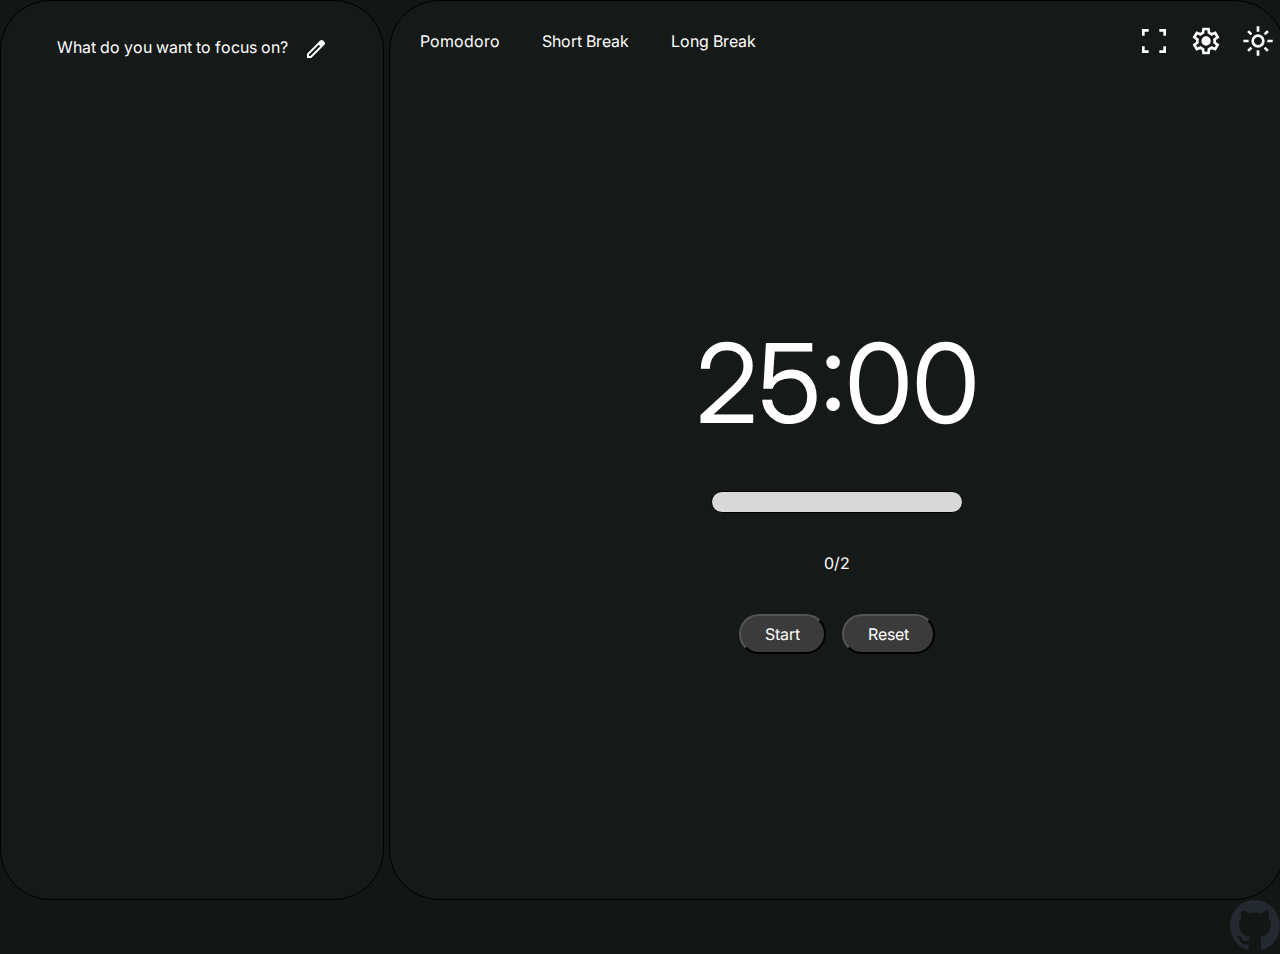
<file: index.html>
<!DOCTYPE html>
<html lang="en">
<head>
    <meta charset="UTF-8">
    <meta name="viewport" content="width=device-width, initial-scale=1.0">
    <title>Pomodoro Timer</title>
    <link rel="stylesheet" href="styles.css">
</head>
<body>

  <main>
<!-- allakse to se task-section-->
<section id="left-side-container">
<!--allakse to se -->
  <div id="tasks-div">
    <p id="question-task">What do you want to focus on?</p>
    <img id ='edit-task-icon' src="./icons/dark-mode-icons/edit_24dp_FFFFFF_FILL0_wght400_GRAD0_opsz24.svg" alt="editing-icon" onclick="openTaskManager()">
  </div>
  <section id="tasks-container" class="hidden">  

    <div id="task-input-container">
      <input id='new-task-input' type="text" placeholder="Add a new task...">
      <button id="add-new-task-button" class="button">Add</button>
    </div>
    
    <ul id="tasks-list">
      <!--empty list, will be populated through javascript-->
    </ul>
    </div>
  </section>
  </section>

  <section id="right-side-container">

    <nav id="nav-bar">
      <ul id="nav-bar-ul">
        <li class="nav-item"><a href="#" class="nav-link nav-link-pomodoro">Pomodoro</a></li>
        <li class="nav-item"><a href="#" class="nav-link nav-link-shortbreak">Short Break</a></li>
        <li class="nav-item"><a href="#" class="nav-link nav-link-longbreak">Long Break</a></li>
      </ul>
       
      <div id="right-side-icons">
        <img id="fullscreen-mode-icon" src="/icons/dark-mode-icons/fullscreen_24dp_FFFFFF_FILL0_wght400_GRAD0_opsz24.svg" alt="fullscreen icon">
        <img id='settings-icon' src="/icons/dark-mode-icons/settings_24dp_FFFFFF_FILL0_wght400_GRAD0_opsz24.svg" alt="settings icon">
        <img id="theme-switch-icon" src="./icons/dark-mode-icons/light_mode_24dp_FFFFFF_FILL0_wght400_GRAD0_opsz24.svg" alt="light mode theme swtich">
      </div>
    </nav>

    <!--settings modal code-->
     <dialog id='settings-modal' >
      <div id="settings-modal-container">

        <header id="settings-options">
            <!-- <h3>Timers</h3>
            <h3>Sounds</h3> -->
            <button class="tab-button active" data-tab="timers-tab">Timers</button>
            <button class="tab-button" data-tab="sounds-tab">Sounds</button>
        </header>

        
        <div class="tab-content" id="sections-group">
          <section>
            <h4>Pomodoro duration (min) </h4>
            <input class="update-input" id='modify-timer-duration-input' type="text" step="1" min="1" placeholder="Enter pomodoro duration...">
          </section>

          <section>
            <h4>Short Break duration (min)</h4>
            <input class="update-input" id="modify-short-break-duration-input" type="text" step="1" min="1" placeholder="Enter short break duration...">
          </section>

          <section>
            <h4>Long Break duration (min)</h4>
            <input class="update-input" id="modify-long-break-duration-input" type="text" step="1" min="1" placeholder="Enter long break duration...">
          </section>
        </div>

        <div class="tab-content" id="sounds-tab" style="display: none">
          <section>
            <!-- <iframe data-testid="embed-iframe" style="border-radius:12px" src="https://open.spotify.com/embed/playlist/0vvXsWCC9xrXsKd4FyS8kM?utm_source=generator&theme=0" width="100%" height="152" frameBorder="0" allowfullscreen="" allow="autoplay; clipboard-write; encrypted-media; fullscreen; picture-in-picture" loading="lazy"></iframe> -->
            <select id="sound" class="sounds-dropdown">
              <option value="sounds/soft-rain-ambient-111154.mp3" selected>Rain</option>
              <option value="sounds/lofi-relax-beat-loop-bpm-88-eb-major-ii-v-i-361752.mp3">Lo-fi</option>
              <option value="sounds/ambient-wave-48-tribute-17243.mp3">Ambient</option>
            </select>
          </section>
        </div>

        <button id="update-settings-modal-button" class="button">Update</button>
      </div>
    </dialog>

    <div id="pomodoro-container">
      <div id="timer-display">25:00</div>
      <div id="progress-container">
        <div id="progress-bar"></div>
        <div id="progress-bar-status">0%</div>
        
      </div>
      
      <span id="repetition-counter">0/2</span>
      
      <div class="buttons-group">
        <button class='button' id="start-button">Start</button>
        <button class="button" id="reset-button">Reset</button>
      </div>

    </div>
  </section>
  </main>
  <footer>
    <a href="https://github.com/mariakon261/pomodoro-project" target="_blank" rel="noopener">
      <img src="./icons/github-mark-c791e9551fe4/github-mark/github-mark.svg" alt="">
    </a>
  </footer>
    <script src="./script.js"></script>

</body>
</html>
</file>
<file: styles.css>
/*universal styling */ 
@import url('https://fonts.googleapis.com/css2?family=Inter:ital,opsz,wght@0,14..32,100..900;1,14..32,100..900&family=Mansalva&display=swap');
:root {
    --color-bg-main: #121614;
    --color-bg-containers: #151917;
    --color-primary: #7aa770;
    --color-text-color: #FFFFFF;
    --color-bg-button: #3B3B3B;
}
.light-mode {
    --color-bg-main: #F4F4F4;
    --color-bg-containers: #FFFFFF;
    --color-primary: #7aa770;
    --color-text-color: #1A1A1A;
    --color-bg-button: #E0E0E0;
}
*{
    margin:0;
    padding:0;
    font-family: 'Inter', Courier, monospace,'sans-serif';
    color: var(--color-text-color);
}


html, body {
    height: 100%;
    background-color: var(--color-bg-main);
}
main {
  display: grid;
  grid-template-rows: auto auto;
  gap: 5px;
  background-color: var(--color-bg-main);
  height: 100%;
}

/* Desktop layout */
@media (min-width: 968px) {
  main {
    grid-template-rows: none;
    grid-template-columns: 30% 70%;
  }
  #left-side-container {
    order: -1;
  }
}

#left-side-container {
    border: 1px solid black;
    display: flex;
    flex-direction: column;
    justify-content: flex-start;
    align-items: center; 
    background-color: var(--color-bg-containers);
    border-radius : 50px;
    padding: 10px;
}
#right-side-container {
    border: 1px solid black;
    background-color: var(--color-bg-containers);
    border-radius: 50px;
    padding:10px;
    /*on mobile version, right side should be first(on top of left)*/
    order: -1;
}
/* nav bar styling */
nav {
    display: flex;
    justify-content: space-between;
}
#nav-bar-ul {
    display: flex;
    flex-direction: row;
    justify-content: center; /* make the links centered !!! */ 
    align-items: center;
    gap: 2px;
    font-size: 16px;
    font-weight : normal;
    list-style-type: none;
}
ul {
    list-style-type: none;
}
/*links - nav bar items */
#nav-bar-ul li a {
    display: block;      
    text-decoration: none;
    padding: 20px 20px;   
    border-radius: 20px;
           
}
.nav-link-active {
    background-color: var(--color-primary);
}
/*icons styling */

#right-side-icons {
   display: flex;
   justify-content: center;
   align-items: center;
   gap: 20px;
}
#right-side-icons img {
    width: 32px;
    height: 32px;
    cursor: pointer;
}

/*pomodoro container styling */ 
#pomodoro-container {
    display: flex;
    flex-direction: column;
    justify-content: center;
    align-items: center;
    gap: 5%;
    width:100%;
   flex-grow: 1;
}
#task-input-container {
    display: flex;
    align-items: center;
    gap: 1rem;
}
/*#tasks-list {
    display: flex;
    border: 2px solid yellow;
    flex-direction: column;
} */
.completed-task {
    text-decoration : line-through;
    text-decoration-color: var(--color-primary);
    text-decoration-thickness: 20%;
    cursor: pointer;
}
input {
   outline: none;
   border: none;
}


#sections-group > section > input {
    outline:none;
    border: none;
    background-color: transparent;
    border-bottom: 2px solid #cfd4ce;
    overflow: hidden;
}
#sections-group > section > input:focus {
    border-bottom: 2px solid var(--color-primary);
    transition: border-bottom-color 0.5s ease-in;
}

/* sounds tab */
#sounds-tab > section {
    display: flex;
    gap: 40px;
    align-items: center;
    padding: 30px;
}
#sound , option{
    color: black;
    width: 50%;
}
#tasks-div {
    display:flex;
    gap: 1rem;
    margin-top: 10px;
    padding: 1rem;
}
#tasks-div img {
    cursor: pointer;
    /* fill: var(--color-text-color); */
}
#timer-display {
    font-size: 110px;
}
.hidden {
    display: none;
}
ul {
    text-decoration: none;
}
/*buttons styling */
.buttons-group {
    display: flex;
    gap: 1rem;
}

.button, .tab-button {
    background-color: var(--color-bg-button);
    padding:0.5rem 1.5rem;
    font-size: 16px;
    cursor: pointer;
    border-radius: 20px;
}
.nav-item > a:hover, button:hover {
    background-color: var(--color-primary);
    transition : 1s linear;
}
/*progress bar styling */
#progress-container {
    width:250px;
    background-color:#D9D9D9;
    height:20px;
    border-radius : 20px;
    border:1px solid black;
    overflow: hidden; /* forces child element (progress-bar) to fit to parent's (container) shape*/ 
} 

#progress-bar {
    background-color:var(--color-primary);
    width:0%;
    height:20px;
    transition: width 1s linear;
} 

/* settings modal styling */
 #settings-modal {
   background-color: var(--color-bg-containers);
    width:400px; 
    padding: 40px;
    top: 50%; 
    left: 50%;
    position: fixed;
    transform: translate(-50%, -50%);
    border: 2px solid black;
    border-radius: 40px;
}
#settings-modal-container {
    display: flex;
    flex-direction: column;
    padding:10px;
}
#settings-options {
    display: flex;
    flex-direction: row;
    justify-content:space-evenly; /* x axis*/
    padding: 10px;
    gap: 40px;        
}

#sections-group {
    display: flex;
    flex-direction: column;
    gap: 10px;
    padding:20px;
}
section {
    display: flex;
    flex-direction: column;
    justify-content: center;
    gap: 10px;
}
section h4 {
    margin-bottom: 10px;
}
#settings-options > button {
    cursor: pointer;
}
.settings-headers-focus {
    background-color: transparent;
    border-bottom: 2px solid var(--color-primary);
    transition: border-bottom-color 0.3s linear;
}
#sounds-tab {
    margin: 20px;
}
.sounds-dropdown {
  width: 100%;
  padding: 8px 12px;
  font-size: 1rem;
  border: 1.5px solid #ccc;
  border-radius: 6px;
  background-color: #f9f9f9;
  color: #333;
  cursor: pointer;
  outline: none;
  transition: border-color 0.3s ease;
}
option { 
    font-family: 'Inter', sans-serif;
}



footer { 
    background-color: var(--color-bg-main);
    display: flex;
    justify-content: flex-end;
}
/* figure out a way to make the icon have white*/
footer img {
    width: 50px;
    height: 50px;
    cursor: pointer;
}
</file>
